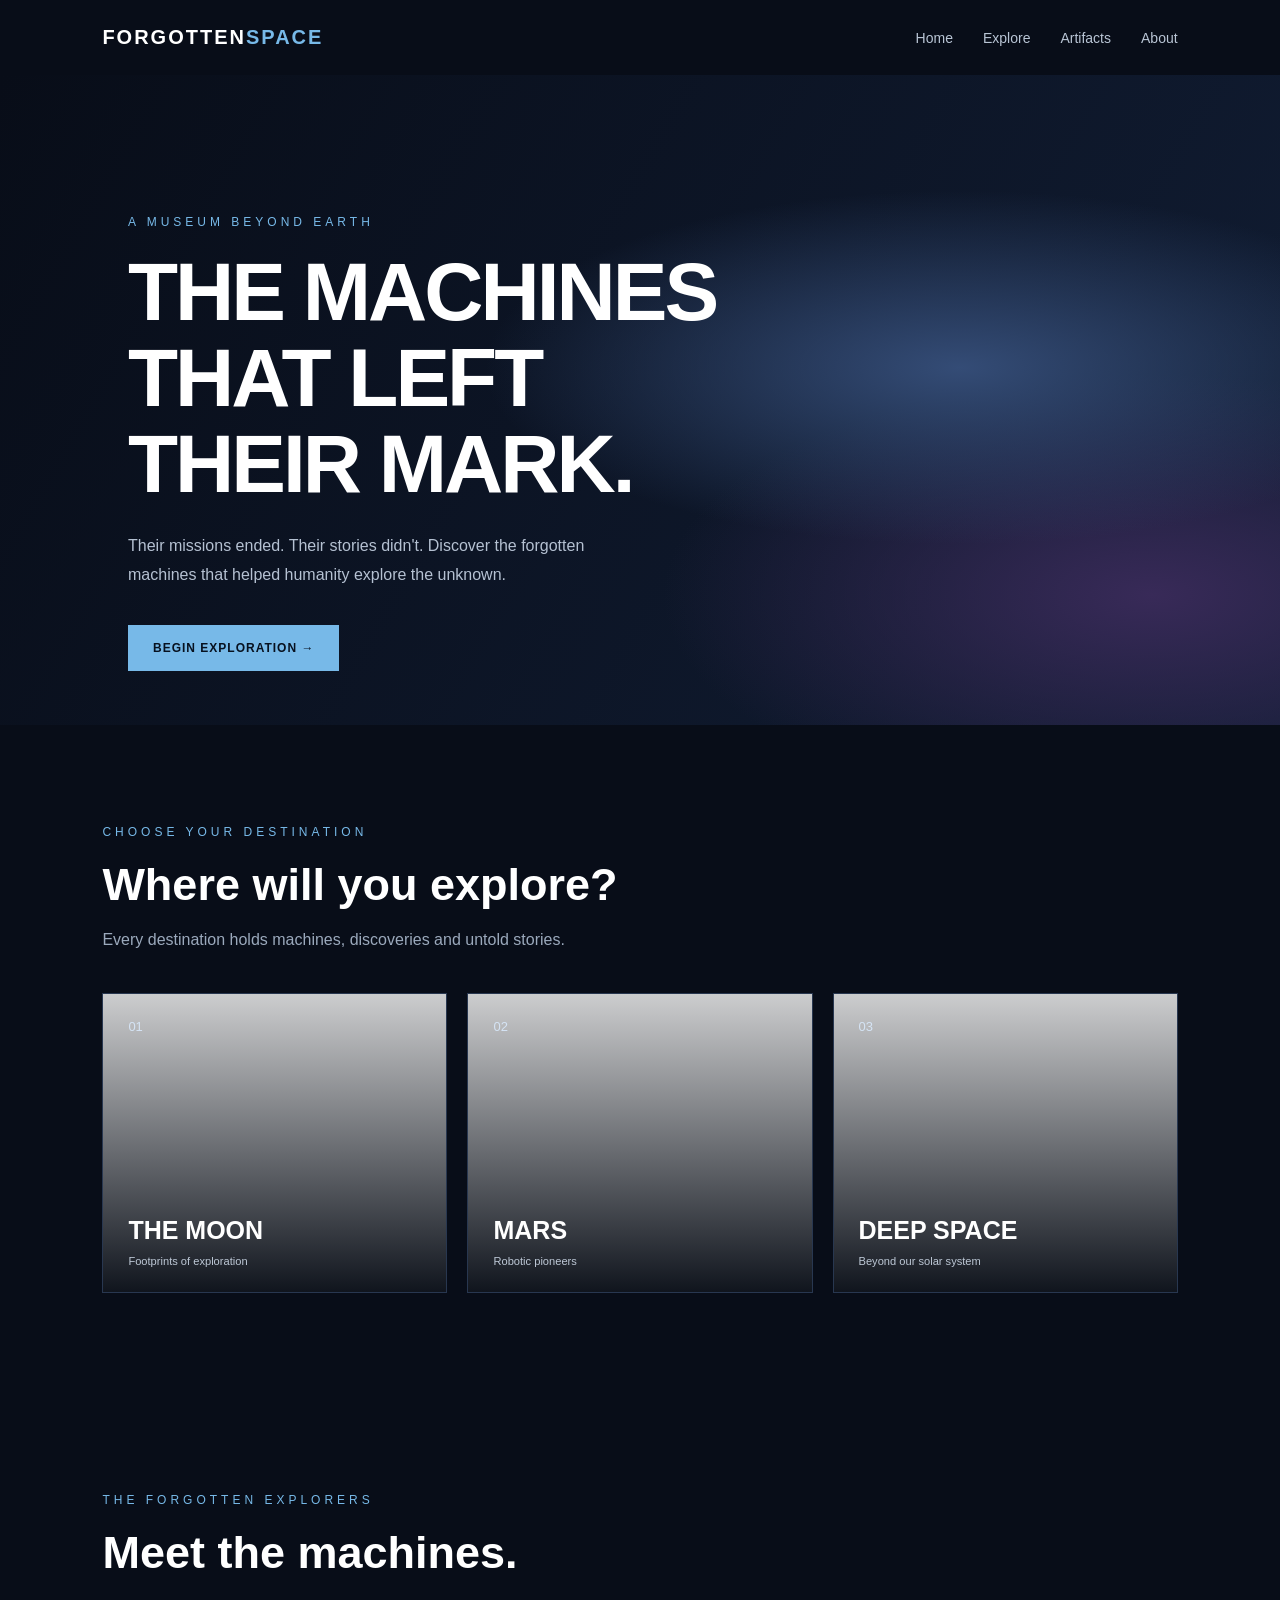
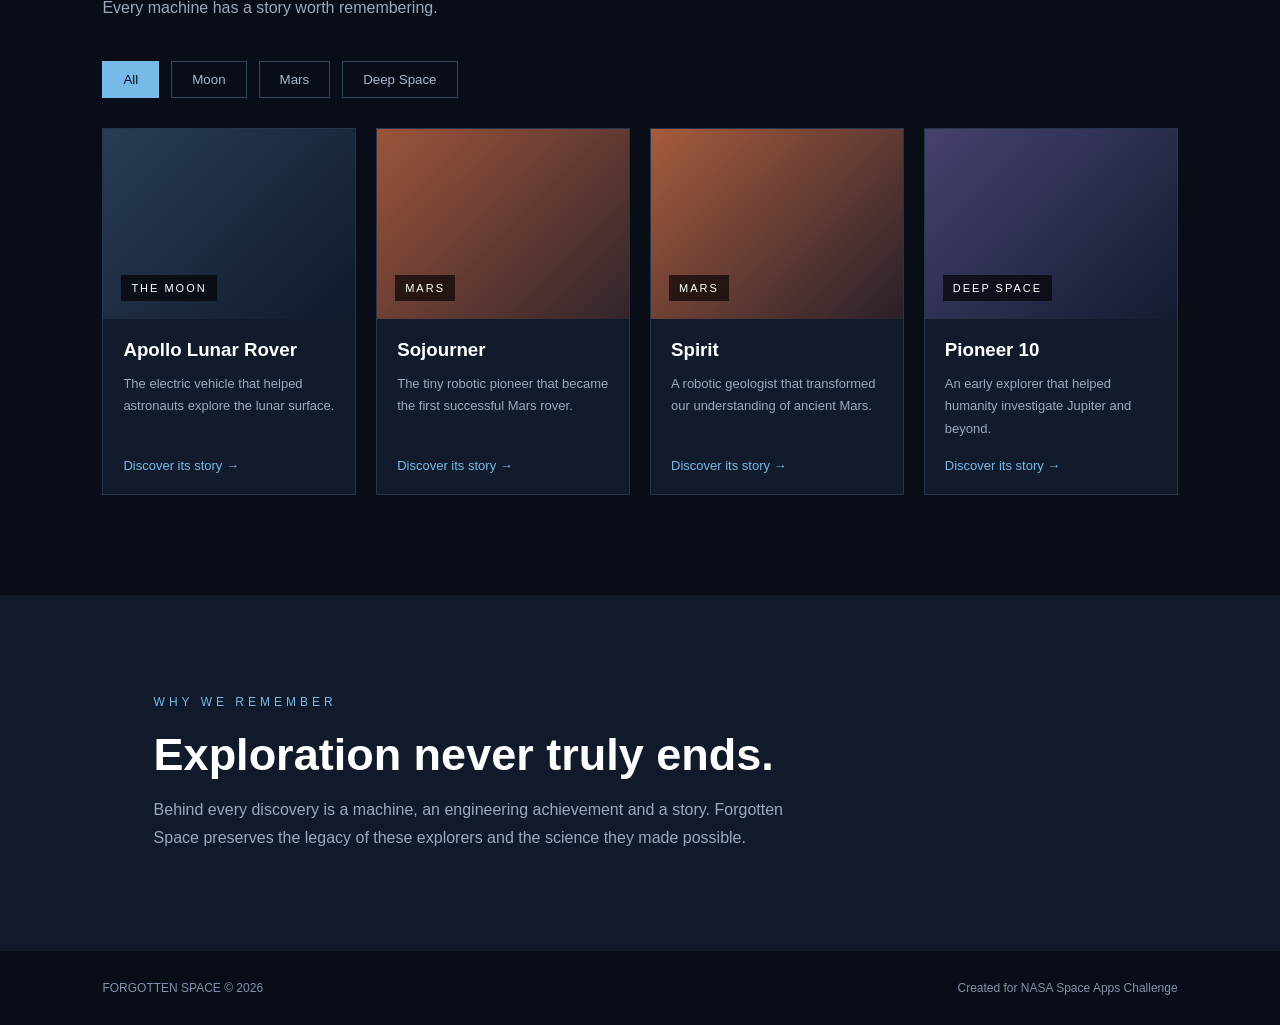
<file: index.html>
<!DOCTYPE html>
<html lang="en">

<head>
    <meta charset="UTF-8">
    <meta name="viewport" content="width=device-width, initial-scale=1.0">

    <title>Forgotten Space | NASA Space Apps</title>

    <link rel="stylesheet" href="style.css">
</head>

<body>

    <!-- NAVIGATION -->
    <header>
        <nav class="navbar">

            <a href="#" class="logo">
                FORGOTTEN<span>SPACE</span>
            </a>

            <div class="nav-links">
                <a href="#home">Home</a>
                <a href="#destinations">Explore</a>
                <a href="#artifacts">Artifacts</a>
                <a href="#about">About</a>
            </div>

        </nav>
    </header>


    <!-- HERO SECTION -->
    <main>

        <section class="hero" id="home">

            <div class="hero-content">

                <p class="eyebrow">
                    A MUSEUM BEYOND EARTH
                </p>

                <h1>
                    THE MACHINES<br>
                    THAT LEFT<br>
                    THEIR MARK.
                </h1>

                <p class="hero-description">
                    Their missions ended. Their stories didn't.
                    Discover the forgotten machines that helped
                    humanity explore the unknown.
                </p>

                <a href="#destinations" class="explore-button">
                    BEGIN EXPLORATION →
                </a>

            </div>

      

        </section>


        <!-- DESTINATIONS -->
        <section class="destinations" id="destinations">

            <div class="section-heading">

                <p class="eyebrow">
                    CHOOSE YOUR DESTINATION
                </p>

                <h2>Where will you explore?</h2>

                <p>
                    Every destination holds machines,
                    discoveries and untold stories.
                </p>

            </div>


            <div class="destination-grid">

                <button class="destination-card moon"
                    data-filter="moon">

                    <span class="destination-number">01</span>

                    <span class="destination-info">
                        <strong>THE MOON</strong>
                        <small>Footprints of exploration</small>
                    </span>

                </button>


                <button class="destination-card mars"
                    data-filter="mars">

                    <span class="destination-number">02</span>

                    <span class="destination-info">
                        <strong>MARS</strong>
                        <small>Robotic pioneers</small>
                    </span>

                </button>


                <button class="destination-card deep"
                    data-filter="deep">

                    <span class="destination-number">03</span>

                    <span class="destination-info">
                        <strong>DEEP SPACE</strong>
                        <small>Beyond our solar system</small>
                    </span>

                </button>

            </div>

        </section>


        <!-- ARTIFACTS -->
        <section class="artifacts" id="artifacts">

            <div class="section-heading">

                <p class="eyebrow">
                    THE FORGOTTEN EXPLORERS
                </p>

                <h2>Meet the machines.</h2>

                <p>
                    Every machine has a story worth remembering.
                </p>

            </div>


            <!-- FILTER BUTTONS -->
            <div class="filter-buttons">

                <button class="filter-btn active"
                    data-filter="all">
                    All
                </button>

                <button class="filter-btn"
                    data-filter="moon">
                    Moon
                </button>

                <button class="filter-btn"
                    data-filter="mars">
                    Mars
                </button>

                <button class="filter-btn"
                    data-filter="deep">
                    Deep Space
                </button>

            </div>


            <!-- ARTIFACT CARDS -->
            <div class="artifact-grid">


                <!-- APOLLO LUNAR ROVER -->
                <article class="artifact-card"
                    data-destination="moon">

                    <div class="artifact-image lunar"
                        data-nasa-search="Apollo 17 Lunar Roving Vehicle">

                        <span>THE MOON</span>

                    </div>

                    <div class="artifact-info">

                        <h3>Apollo Lunar Rover</h3>

                        <p>
                            The electric vehicle that helped
                            astronauts explore the lunar surface.
                        </p>

                        <a href="apollo-lunar-rover.html">
                            Discover its story →
                        </a>

                    </div>

                </article>


                <!-- SOJOURNER -->
                <article class="artifact-card"
                    data-destination="mars">

                    <div class="artifact-image sojourner"
                        data-nasa-search="Mars Pathfinder Sojourner rover">

                        <span>MARS</span>

                    </div>

                    <div class="artifact-info">

                        <h3>Sojourner</h3>

                        <p>
                            The tiny robotic pioneer that became
                            the first successful Mars rover.
                        </p>

                       <a href="sojourner.html" class="explore-btn"> Discover its story →</a>

                    </div>

                </article>


                <!-- SPIRIT -->
                <article class="artifact-card"
                    data-destination="mars">

                    <div class="artifact-image spirit"
                        data-nasa-search="Mars Exploration Rover Spirit">

                        <span>MARS</span>

                    </div>

                    <div class="artifact-info">

                        <h3>Spirit</h3>

                        <p>
                            A robotic geologist that transformed
                            our understanding of ancient Mars.
                        </p>

                        <a href="spirit.html">
                            Discover its story →
                        </a>

                    </div>

                </article>


                <!-- PIONEER 10 -->
                <article class="artifact-card"
                    data-destination="deep">

                    <div class="artifact-image pioneer"
                        data-nasa-search="Pioneer 10 spacecraft">

                        <span>DEEP SPACE</span>

                    </div>

                    <div class="artifact-info">

                        <h3>Pioneer 10</h3>

                        <p>
                            An early explorer that helped humanity
                            investigate Jupiter and beyond.
                        </p>

                        <a href="pioneer-10.html">
                            Discover its story →
                        </a>

                    </div>

                </article>


            </div>

        </section>


        <!-- ABOUT SECTION -->
        <section class="about" id="about">

            <p class="eyebrow">
                WHY WE REMEMBER
            </p>

            <h2>Exploration never truly ends.</h2>

            <p>
                Behind every discovery is a machine, an engineering
                achievement and a story.

                Forgotten Space preserves the legacy of these
                explorers and the science they made possible.
            </p>

        </section>

    </main>


    <!-- FOOTER -->
    <footer>

        <p>FORGOTTEN SPACE © 2026</p>

        <p>Created for NASA Space Apps Challenge</p>

    </footer>


    <!-- JAVASCRIPT -->
    <script src="script.js"></script>

</body>

</html>
</file>
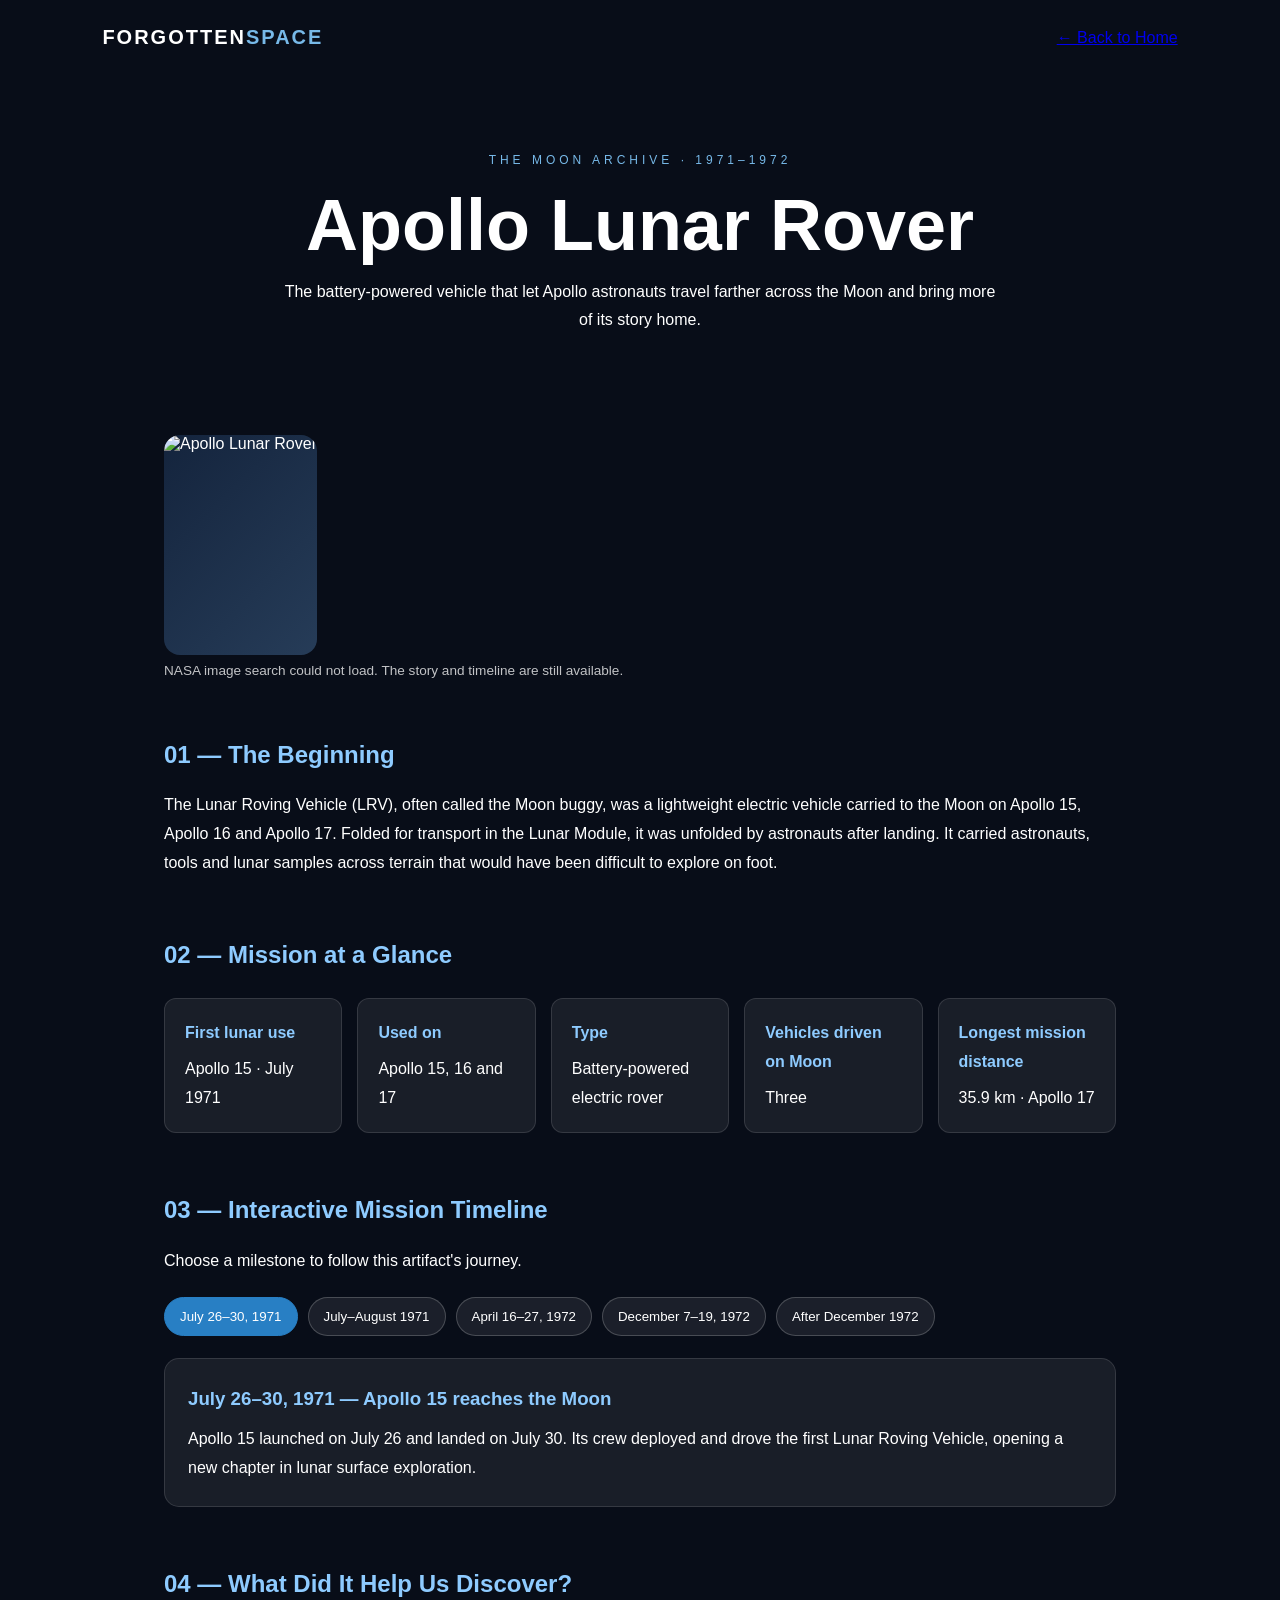
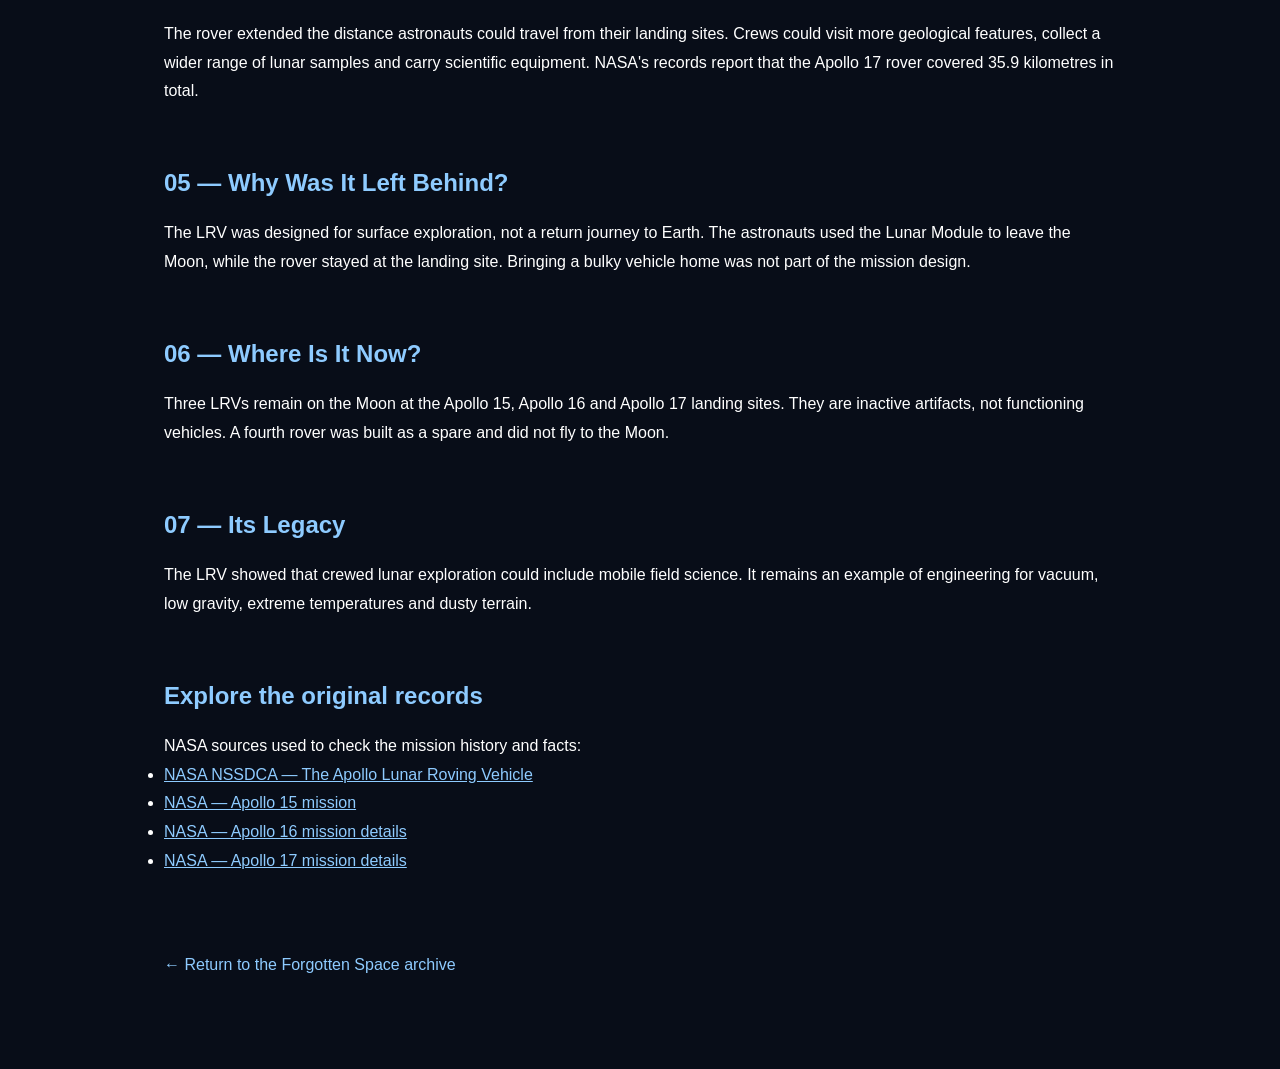
<file: apollo-lunar-rover.html>
<!DOCTYPE html>
<html lang="en">
<head>
<meta charset="UTF-8">
<meta name="viewport" content="width=device-width, initial-scale=1.0">
<title>Apollo Lunar Rover | Forgotten Space</title>
<link rel="stylesheet" href="style.css">
<style>
.story-page{max-width:1000px;margin:auto;padding:45px 24px 70px}
.story-hero{text-align:center;padding:65px 20px 45px}
.story-hero h1{font-size:clamp(2.5rem,6vw,4.5rem);margin:12px 0}
.story-hero p{max-width:720px;margin:10px auto;line-height:1.8}
.story-section{margin:55px 0;line-height:1.8}
.story-section h2{margin-bottom:15px;color:#8ecbff}
.story-image{width:100%;max-height:460px;min-height:220px;object-fit:cover;border-radius:16px;background:linear-gradient(135deg,#14243d,#263c58)}
.image-caption{font-size:.85rem;opacity:.75;margin-top:8px}
.fact-grid{display:grid;grid-template-columns:repeat(auto-fit,minmax(170px,1fr));gap:15px;margin-top:22px}
.fact{padding:20px;background:rgba(255,255,255,.07);border:1px solid rgba(255,255,255,.12);border-radius:12px}
.fact strong{display:block;color:#8ecbff;margin-bottom:7px}
.timeline{display:flex;flex-wrap:wrap;gap:10px;margin:22px 0}
.timeline button{background:rgba(255,255,255,.08);color:white;border:1px solid rgba(255,255,255,.2);padding:11px 15px;border-radius:24px;cursor:pointer}
.timeline button:hover,.timeline button.active{background:#287fc4;border-color:#287fc4}
.timeline-detail{background:rgba(255,255,255,.07);border:1px solid rgba(255,255,255,.12);border-radius:15px;padding:23px;min-height:135px}
.timeline-detail h3{color:#8ecbff;margin-bottom:9px}
.source-list a,.back-link{color:#8ecbff}
.back-link{display:inline-block;margin:25px 0;text-decoration:none}
</style>
</head>
<body>
<nav class="navbar"><a href="index.html" class="logo">FORGOTTEN<span>SPACE</span></a><a href="index.html">← Back to Home</a></nav>
<header class="story-hero"><p class="eyebrow">THE MOON ARCHIVE · 1971–1972</p><h1>Apollo Lunar Rover</h1><p>The battery-powered vehicle that let Apollo astronauts travel farther across the Moon and bring more of its story home.</p></header>
<main class="story-page">
<img class="story-image" id="mission-image" alt="Apollo Lunar Rover">
<p class="image-caption" id="image-caption">Searching NASA's Image and Video Library…</p>
<section class="story-section"><h2>01 — The Beginning</h2><p>The Lunar Roving Vehicle (LRV), often called the Moon buggy, was a lightweight electric vehicle carried to the Moon on Apollo 15, Apollo 16 and Apollo 17. Folded for transport in the Lunar Module, it was unfolded by astronauts after landing. It carried astronauts, tools and lunar samples across terrain that would have been difficult to explore on foot.</p></section>
<section class="story-section"><h2>02 — Mission at a Glance</h2><div class="fact-grid"><div class="fact"><strong>First lunar use</strong>Apollo 15 · July 1971</div><div class="fact"><strong>Used on</strong>Apollo 15, 16 and 17</div><div class="fact"><strong>Type</strong>Battery-powered electric rover</div><div class="fact"><strong>Vehicles driven on Moon</strong>Three</div><div class="fact"><strong>Longest mission distance</strong>35.9 km · Apollo 17</div></div></section>
<section class="story-section"><h2>03 — Interactive Mission Timeline</h2><p>Choose a milestone to follow this artifact's journey.</p><div class="timeline" id="timeline-buttons"></div><div class="timeline-detail" id="timeline-detail" aria-live="polite"></div></section>
<section class="story-section"><h2>04 — What Did It Help Us Discover?</h2><p>The rover extended the distance astronauts could travel from their landing sites. Crews could visit more geological features, collect a wider range of lunar samples and carry scientific equipment. NASA's records report that the Apollo 17 rover covered 35.9 kilometres in total.</p></section>
<section class="story-section"><h2>05 — Why Was It Left Behind?</h2><p>The LRV was designed for surface exploration, not a return journey to Earth. The astronauts used the Lunar Module to leave the Moon, while the rover stayed at the landing site. Bringing a bulky vehicle home was not part of the mission design.</p></section>
<section class="story-section"><h2>06 — Where Is It Now?</h2><p>Three LRVs remain on the Moon at the Apollo 15, Apollo 16 and Apollo 17 landing sites. They are inactive artifacts, not functioning vehicles. A fourth rover was built as a spare and did not fly to the Moon.</p></section>
<section class="story-section"><h2>07 — Its Legacy</h2><p>The LRV showed that crewed lunar exploration could include mobile field science. It remains an example of engineering for vacuum, low gravity, extreme temperatures and dusty terrain.</p></section>
<section class="story-section source-list"><h2>Explore the original records</h2><p>NASA sources used to check the mission history and facts:</p><ul><li><a href="https://nssdc.gsfc.nasa.gov/planetary/lunar/apollo_lrv.html" target="_blank" rel="noopener">NASA NSSDCA — The Apollo Lunar Roving Vehicle</a></li><li><a href="https://www.nasa.gov/mission/apollo-15/" target="_blank" rel="noopener">NASA — Apollo 15 mission</a></li><li><a href="https://www.nasa.gov/missions/apollo/apollo-16-mission-details/" target="_blank" rel="noopener">NASA — Apollo 16 mission details</a></li><li><a href="https://www.nasa.gov/missions/apollo/apollo-17-mission-details/" target="_blank" rel="noopener">NASA — Apollo 17 mission details</a></li></ul></section>
<a class="back-link" href="index.html">← Return to the Forgotten Space archive</a>
</main>
<script>
const events = [{"date": "July 26–30, 1971", "title": "Apollo 15 reaches the Moon", "description": "Apollo 15 launched on July 26 and landed on July 30. Its crew deployed and drove the first Lunar Roving Vehicle, opening a new chapter in lunar surface exploration."}, {"date": "July–August 1971", "title": "The first lunar rover traverses", "description": "David Scott and Jim Irwin used the rover on three traverses, covering about 27.8 kilometres and collecting geological observations and samples."}, {"date": "April 16–27, 1972", "title": "Apollo 16 explores the highlands", "description": "John Young and Charles Duke drove the second LRV about 26.7 kilometres while exploring the Descartes Highlands."}, {"date": "December 7–19, 1972", "title": "The final Apollo rover mission", "description": "Gene Cernan and Harrison Schmitt used the third LRV during Apollo 17, travelling about 35.9 kilometres in total."}, {"date": "After December 1972", "title": "Three rovers remain on the Moon", "description": "The vehicles were left at their respective Apollo landing sites when the astronauts departed. They remain on the lunar surface as historic artifacts."}];
const holder = document.getElementById("timeline-buttons");
const detail = document.getElementById("timeline-detail");
function showEvent(i) {
 const e=events[i];
 detail.innerHTML=`<h3>${e.date} — ${e.title}</h3><p>${e.description}</p>`;
 holder.querySelectorAll("button").forEach((b,n)=>b.classList.toggle("active",n===i));
}
events.forEach((e,i)=>{const b=document.createElement("button");b.type="button";b.textContent=e.date.split("—")[0].trim();b.addEventListener("click",()=>showEvent(i));holder.appendChild(b);});
showEvent(0);
fetch("https://images-api.nasa.gov/search?q=Apollo%20Lunar%20Roving%20Vehicle%20on%20Moon%20Apollo%2015&media_type=image&page_size=10")
.then(r=>r.json()).then(data=>{
 const items=data.collection?.items||[];
 const item=items.find(x=>x.links?.some(l=>l.rel==="preview"));
 if(item){
  const preview=item.links.find(l=>l.rel==="preview");
  document.getElementById("mission-image").src=preview.href;
  document.getElementById("image-caption").textContent=(item.data?.[0]?.title||"NASA image")+" · NASA";
 } else document.getElementById("image-caption").textContent="No image returned by NASA search. The story and timeline are still available.";
}).catch(()=>document.getElementById("image-caption").textContent="NASA image search could not load. The story and timeline are still available.");
</script>
</body>
</html>
</file>
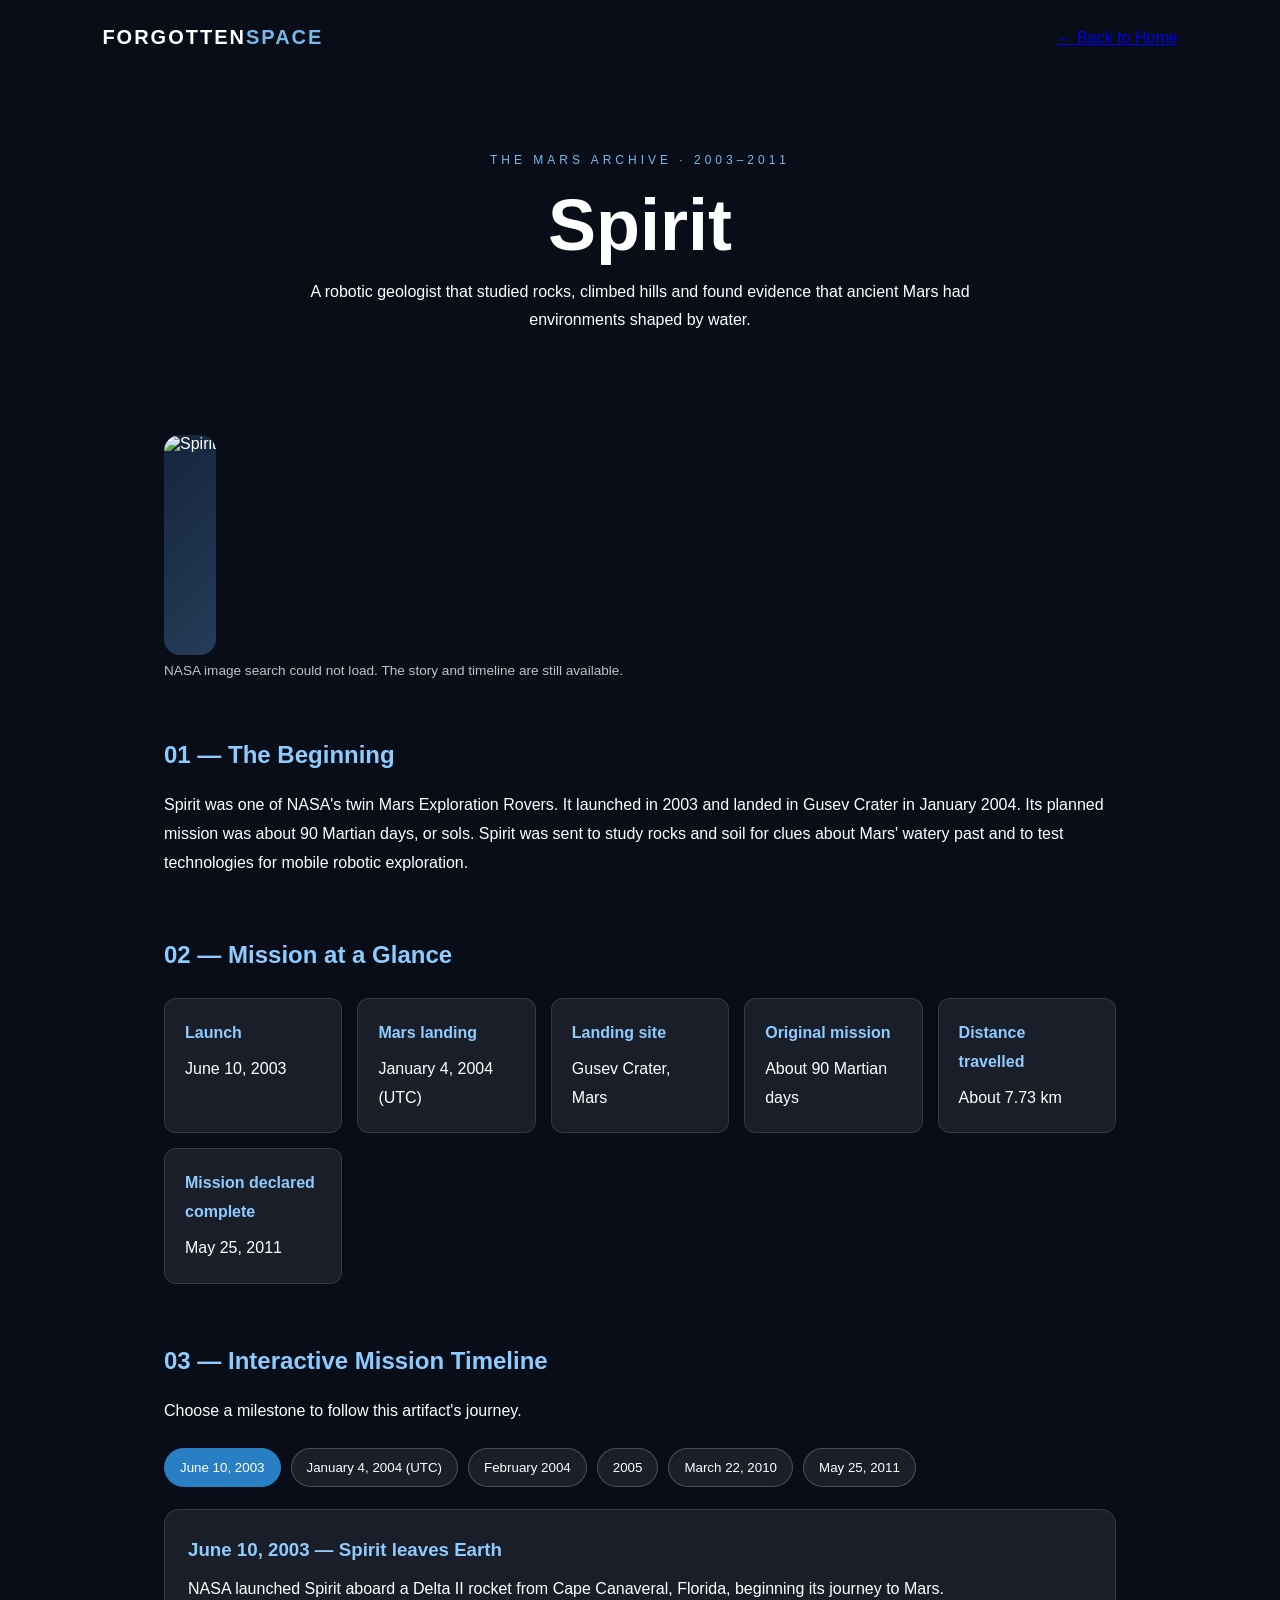
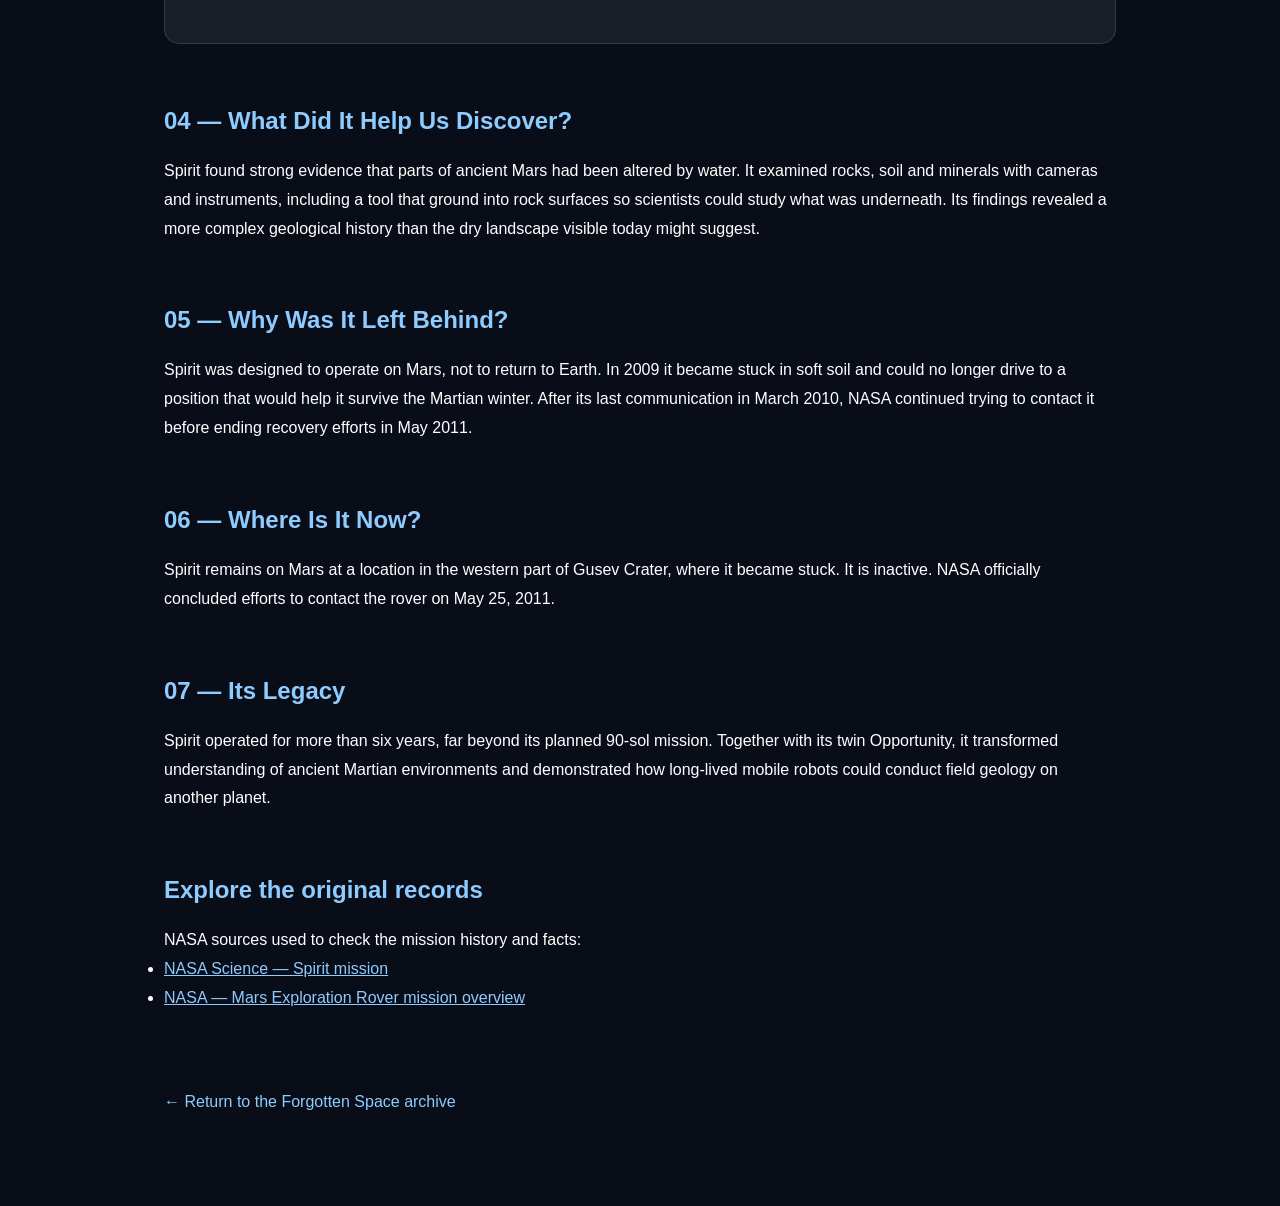
<file: spirit.html>
<!DOCTYPE html>
<html lang="en">
<head>
<meta charset="UTF-8">
<meta name="viewport" content="width=device-width, initial-scale=1.0">
<title>Spirit | Forgotten Space</title>
<link rel="stylesheet" href="style.css">
<style>
.story-page{max-width:1000px;margin:auto;padding:45px 24px 70px}
.story-hero{text-align:center;padding:65px 20px 45px}
.story-hero h1{font-size:clamp(2.5rem,6vw,4.5rem);margin:12px 0}
.story-hero p{max-width:720px;margin:10px auto;line-height:1.8}
.story-section{margin:55px 0;line-height:1.8}
.story-section h2{margin-bottom:15px;color:#8ecbff}
.story-image{width:100%;max-height:460px;min-height:220px;object-fit:cover;border-radius:16px;background:linear-gradient(135deg,#14243d,#263c58)}
.image-caption{font-size:.85rem;opacity:.75;margin-top:8px}
.fact-grid{display:grid;grid-template-columns:repeat(auto-fit,minmax(170px,1fr));gap:15px;margin-top:22px}
.fact{padding:20px;background:rgba(255,255,255,.07);border:1px solid rgba(255,255,255,.12);border-radius:12px}
.fact strong{display:block;color:#8ecbff;margin-bottom:7px}
.timeline{display:flex;flex-wrap:wrap;gap:10px;margin:22px 0}
.timeline button{background:rgba(255,255,255,.08);color:white;border:1px solid rgba(255,255,255,.2);padding:11px 15px;border-radius:24px;cursor:pointer}
.timeline button:hover,.timeline button.active{background:#287fc4;border-color:#287fc4}
.timeline-detail{background:rgba(255,255,255,.07);border:1px solid rgba(255,255,255,.12);border-radius:15px;padding:23px;min-height:135px}
.timeline-detail h3{color:#8ecbff;margin-bottom:9px}
.source-list a,.back-link{color:#8ecbff}
.back-link{display:inline-block;margin:25px 0;text-decoration:none}
</style>
</head>
<body>
<nav class="navbar"><a href="index.html" class="logo">FORGOTTEN<span>SPACE</span></a><a href="index.html">← Back to Home</a></nav>
<header class="story-hero"><p class="eyebrow">THE MARS ARCHIVE · 2003–2011</p><h1>Spirit</h1><p>A robotic geologist that studied rocks, climbed hills and found evidence that ancient Mars had environments shaped by water.</p></header>
<main class="story-page">
<img class="story-image" id="mission-image" alt="Spirit">
<p class="image-caption" id="image-caption">Searching NASA's Image and Video Library…</p>
<section class="story-section"><h2>01 — The Beginning</h2><p>Spirit was one of NASA's twin Mars Exploration Rovers. It launched in 2003 and landed in Gusev Crater in January 2004. Its planned mission was about 90 Martian days, or sols. Spirit was sent to study rocks and soil for clues about Mars' watery past and to test technologies for mobile robotic exploration.</p></section>
<section class="story-section"><h2>02 — Mission at a Glance</h2><div class="fact-grid"><div class="fact"><strong>Launch</strong>June 10, 2003</div><div class="fact"><strong>Mars landing</strong>January 4, 2004 (UTC)</div><div class="fact"><strong>Landing site</strong>Gusev Crater, Mars</div><div class="fact"><strong>Original mission</strong>About 90 Martian days</div><div class="fact"><strong>Distance travelled</strong>About 7.73 km</div><div class="fact"><strong>Mission declared complete</strong>May 25, 2011</div></div></section>
<section class="story-section"><h2>03 — Interactive Mission Timeline</h2><p>Choose a milestone to follow this artifact's journey.</p><div class="timeline" id="timeline-buttons"></div><div class="timeline-detail" id="timeline-detail" aria-live="polite"></div></section>
<section class="story-section"><h2>04 — What Did It Help Us Discover?</h2><p>Spirit found strong evidence that parts of ancient Mars had been altered by water. It examined rocks, soil and minerals with cameras and instruments, including a tool that ground into rock surfaces so scientists could study what was underneath. Its findings revealed a more complex geological history than the dry landscape visible today might suggest.</p></section>
<section class="story-section"><h2>05 — Why Was It Left Behind?</h2><p>Spirit was designed to operate on Mars, not to return to Earth. In 2009 it became stuck in soft soil and could no longer drive to a position that would help it survive the Martian winter. After its last communication in March 2010, NASA continued trying to contact it before ending recovery efforts in May 2011.</p></section>
<section class="story-section"><h2>06 — Where Is It Now?</h2><p>Spirit remains on Mars at a location in the western part of Gusev Crater, where it became stuck. It is inactive. NASA officially concluded efforts to contact the rover on May 25, 2011.</p></section>
<section class="story-section"><h2>07 — Its Legacy</h2><p>Spirit operated for more than six years, far beyond its planned 90-sol mission. Together with its twin Opportunity, it transformed understanding of ancient Martian environments and demonstrated how long-lived mobile robots could conduct field geology on another planet.</p></section>
<section class="story-section source-list"><h2>Explore the original records</h2><p>NASA sources used to check the mission history and facts:</p><ul><li><a href="https://science.nasa.gov/mission/mer-spirit/" target="_blank" rel="noopener">NASA Science — Spirit mission</a></li><li><a href="https://mars.nasa.gov/internal_resources/136/" target="_blank" rel="noopener">NASA — Mars Exploration Rover mission overview</a></li></ul></section>
<a class="back-link" href="index.html">← Return to the Forgotten Space archive</a>
</main>
<script>
const events = [{"date": "June 10, 2003", "title": "Spirit leaves Earth", "description": "NASA launched Spirit aboard a Delta II rocket from Cape Canaveral, Florida, beginning its journey to Mars."}, {"date": "January 4, 2004 (UTC)", "title": "Touchdown in Gusev Crater", "description": "Spirit landed in Gusev Crater. Its landing system used parachutes and airbags to help deliver the rover safely to the Martian surface."}, {"date": "February 2004", "title": "Spirit begins examining rocks", "description": "After an early computer-memory problem was resolved, Spirit resumed normal operations and began examining Martian rocks and soil."}, {"date": "2005", "title": "Climbing the Columbia Hills", "description": "Spirit explored the Columbia Hills, studying rocks and soil that revealed clues about past water-related processes on Mars."}, {"date": "March 22, 2010", "title": "The final communication", "description": "Spirit's final communication with Earth occurred in March 2010. The rover had become stuck and could not reposition itself to improve its chances of surviving the Martian winter."}, {"date": "May 25, 2011", "title": "NASA closes the mission", "description": "After months of attempts to re-establish contact, NASA ended efforts to communicate with Spirit and declared the mission complete."}];
const holder = document.getElementById("timeline-buttons");
const detail = document.getElementById("timeline-detail");
function showEvent(i) {
 const e=events[i];
 detail.innerHTML=`<h3>${e.date} — ${e.title}</h3><p>${e.description}</p>`;
 holder.querySelectorAll("button").forEach((b,n)=>b.classList.toggle("active",n===i));
}
events.forEach((e,i)=>{const b=document.createElement("button");b.type="button";b.textContent=e.date.split("—")[0].trim();b.addEventListener("click",()=>showEvent(i));holder.appendChild(b);});
showEvent(0);
fetch("https://images-api.nasa.gov/search?q=NASA%20Mars%20Exploration%20Rover%20Spirit%20rover%20on%20Mars&media_type=image&page_size=10")
.then(r=>r.json()).then(data=>{
 const items=data.collection?.items||[];
 const item=items.find(x=>x.links?.some(l=>l.rel==="preview"));
 if(item){
  const preview=item.links.find(l=>l.rel==="preview");
  document.getElementById("mission-image").src=preview.href;
  document.getElementById("image-caption").textContent=(item.data?.[0]?.title||"NASA image")+" · NASA";
 } else document.getElementById("image-caption").textContent="No image returned by NASA search. The story and timeline are still available.";
}).catch(()=>document.getElementById("image-caption").textContent="NASA image search could not load. The story and timeline are still available.");
</script>
</body>
</html>
</file>
<file: style.css>
/* =========================
   GENERAL SETTINGS
========================= */

* {
    margin: 0;
    padding: 0;
    box-sizing: border-box;
}

html {
    scroll-behavior: smooth;
}

body {
    background: #080d18;
    color: #ffffff;
    font-family: Arial, Helvetica, sans-serif;
}


/* =========================
   NAVIGATION
========================= */

.navbar {
    height: 75px;

    display: flex;
    justify-content: space-between;
    align-items: center;

    padding: 0 8%;

    background: #080d18;
}

.logo {
    color: white;
    font-size: 20px;
    font-weight: bold;
    text-decoration: none;
    letter-spacing: 2px;
}

.logo span {
    color: #77b9e8;
}

.nav-links {
    display: flex;
    gap: 30px;
}

.nav-links a {
    color: #b9c5d5;
    text-decoration: none;
    font-size: 14px;
    transition: 0.3s;
}

.nav-links a:hover {
    color: #77b9e8;
}


/* =========================
   HERO SECTION
========================= */

.hero {
    min-height: 650px;

    padding: 140px 10% 50px;

    position: relative;

    background:
        radial-gradient(
            ellipse at 75% 45%,
            #344c76 0%,
            transparent 35%
        ),

        radial-gradient(
            ellipse at 90% 80%,
            #382a58 0%,
            transparent 30%
        ),

        linear-gradient(
            120deg,
            #080d18,
            #111d34
        );
}

.hero-content {
    max-width: 650px;
}

.eyebrow {
    color: #77b9e8;
    font-size: 12px;
    letter-spacing: 4px;
    margin-bottom: 20px;
}

.hero h1 {
    font-size: clamp(42px, 7vw, 82px);
    line-height: 1.05;
    letter-spacing: -3px;
    margin-bottom: 25px;
}

.hero-description {
    max-width: 470px;

    color: #b5c1d2;

    line-height: 1.8;

    margin-bottom: 35px;
}

.explore-button {
    display: inline-block;

    padding: 16px 25px;

    color: #07111f;
    background: #77b9e8;

    text-decoration: none;

    font-size: 12px;
    font-weight: bold;
    letter-spacing: 1px;

    transition: 0.3s;
}

.explore-button:hover {
    background: white;
    transform: translateY(-3px);
}




/* =========================
   COMMON SECTIONS
========================= */

.destinations,
.artifacts {
    padding: 100px 8%;
}

.section-heading {
    margin-bottom: 40px;
}

.section-heading h2,
.about h2 {
    font-size: clamp(30px, 4vw, 45px);
    margin-bottom: 15px;
}

.section-heading > p:last-child,
.about > p:last-child {
    color: #9ba9bc;
    line-height: 1.7;
}

/* =========================
   DESTINATION CARDS
========================= */

.destination-grid {
    display: grid;
    grid-template-columns: repeat(3, 1fr);
    gap: 20px;
}

.destination-card {
    min-height: 300px;
    padding: 25px;
    border: 1px solid #283750;
    color: white;
    text-align: left;

    display: flex;
    flex-direction: column;
    justify-content: space-between;

    cursor: pointer;
    transition: 0.3s;

    position: relative;
    overflow: hidden;
    background-size: cover;
    background-position: center;
}

/* Dark overlay for readable text */
.destination-card::before {
    content: "";
    position: absolute;
    inset: 0;
    background: linear-gradient(
        to top,
        rgba(4, 9, 18, 0.95),
        rgba(4, 9, 18, 0.15)
    );
    z-index: 0;
}

.destination-card > * {
    position: relative;
    z-index: 1;
}

.destination-card:hover {
    transform: translateY(-8px);
    border-color: #77b9e8;
}

/* Moon */
.moon {
    background-image: url("https://images-assets.nasa.gov/image/PIA00405/PIA00405~orig.jpg");
}

/* Mars */
.mars {
    background-image: url("https://images-assets.nasa.gov/image/PIA26206/PIA26206~orig.jpg");
}

/* Deep Space */
.deep {
    background-image: url("https://images-assets.nasa.gov/image/PIA17046/PIA17046~orig.jpg");
}

.destination-number {
    color: #d5e4f5;
    font-size: 13px;
}

.destination-info {
    display: flex;
    flex-direction: column;
    gap: 10px;
}

.destination-info strong {
    font-size: 25px;
}

.destination-info small {
    color: #bdc8d6;
}

/* =========================
   FILTER BUTTONS
========================= */

.filter-buttons {
    display: flex;
    flex-wrap: wrap;

    gap: 12px;

    margin-bottom: 30px;
}

.filter-btn {
    background: transparent;
    color: #aab8cb;

    border: 1px solid #35435b;

    padding: 10px 20px;

    cursor: pointer;

    transition: 0.3s;
}

.filter-btn.active,
.filter-btn:hover {
    background: #77b9e8;
    color: #08111f;
    border-color: #77b9e8;
}


/* =========================
   ARTIFACT CARDS
========================= */

.artifact-grid {
    display: grid;

    grid-template-columns: repeat(4, 1fr);

    gap: 20px;
}

.artifact-card {
    background: #111b2b;

    border: 1px solid #26354b;

    transition: 0.3s;
}

.artifact-card:hover {
    transform: translateY(-6px);
}

.artifact-card.hidden {
    display: none;
}


/* NASA IMAGE CONTAINERS */

.artifact-image {
    height: 190px;

    position: relative;
    overflow: hidden;

    display: flex;
    align-items: flex-end;

    padding: 18px;

    background: linear-gradient(
        135deg,
        #283c55,
        #101a2b
    );
}

.artifact-image img {
    position: absolute;

    inset: 0;

    width: 100%;
    height: 100%;

    object-fit: cover;

    transition: transform 0.5s;
}

.artifact-card:hover .artifact-image img {
    transform: scale(1.08);
}

.artifact-image span {
    position: relative;
    z-index: 1;

    background: rgba(0, 0, 0, 0.65);

    padding: 7px 10px;

    font-size: 11px;
    letter-spacing: 2px;

    color: #ffffff;
}


/* FALLBACK BACKGROUNDS */

.sojourner {
    background: linear-gradient(
        135deg,
        #9c543b,
        #32252b
    );
}

.spirit {
    background: linear-gradient(
        135deg,
        #a65b3d,
        #29202a
    );
}

.pioneer {
    background: linear-gradient(
        135deg,
        #45426d,
        #141b31
    );
}


/* ARTIFACT INFORMATION */

.artifact-info {
    padding: 20px;
}

.artifact-info h3 {
    margin-bottom: 12px;
}

.artifact-info p {
    color: #9ba9bc;

    font-size: 13px;
    line-height: 1.7;

    min-height: 70px;
}

.artifact-info a {
    display: inline-block;

    margin-top: 15px;

    color: #77b9e8;

    text-decoration: none;

    font-size: 13px;
}


/* =========================
   ABOUT SECTION
========================= */

.about {
    padding: 100px 12%;
    background: #101a2b;
}

.about > p:last-child {
    max-width: 650px;
}


/* =========================
   FOOTER
========================= */

footer {
    padding: 30px 8%;

    display: flex;
    justify-content: space-between;

    color: #8292aa;

    font-size: 12px;
}


/* =========================
   RESPONSIVE DESIGN
========================= */

@media (max-width: 850px) {

    .artifact-grid {
        grid-template-columns: repeat(2, 1fr);
    }

    .destination-grid {
        grid-template-columns: 1fr;
    }

}

@media (max-width: 550px) {

    .navbar {
        padding: 0 5%;
    }

    .nav-links {
        gap: 12px;
    }

    .nav-links a {
        font-size: 11px;
    }

    .hero {
        padding: 120px 7% 80px;
    }

    .destinations,
    .artifacts {
        padding: 70px 6%;
    }

    .artifact-grid {
        grid-template-columns: 1fr;
    }

    footer {
        flex-direction: column;
        gap: 12px;
    }

}
</file>
